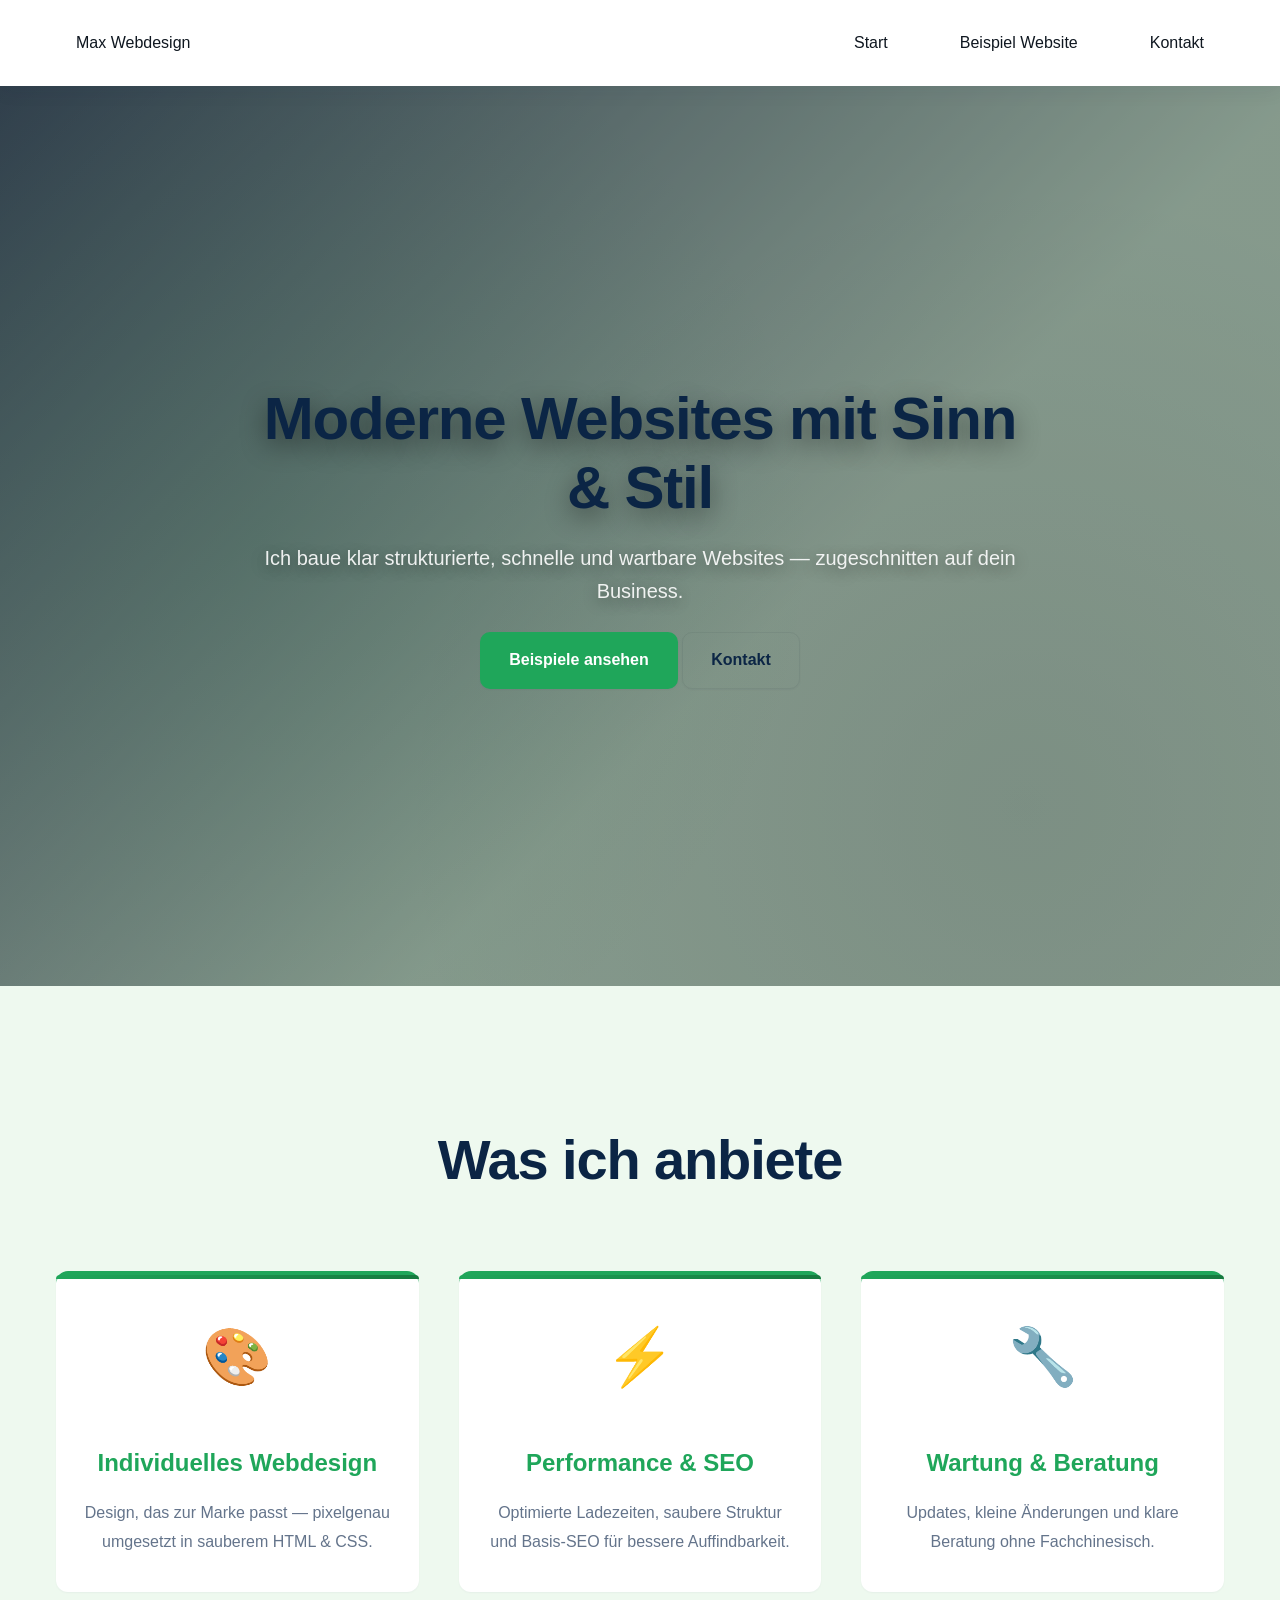
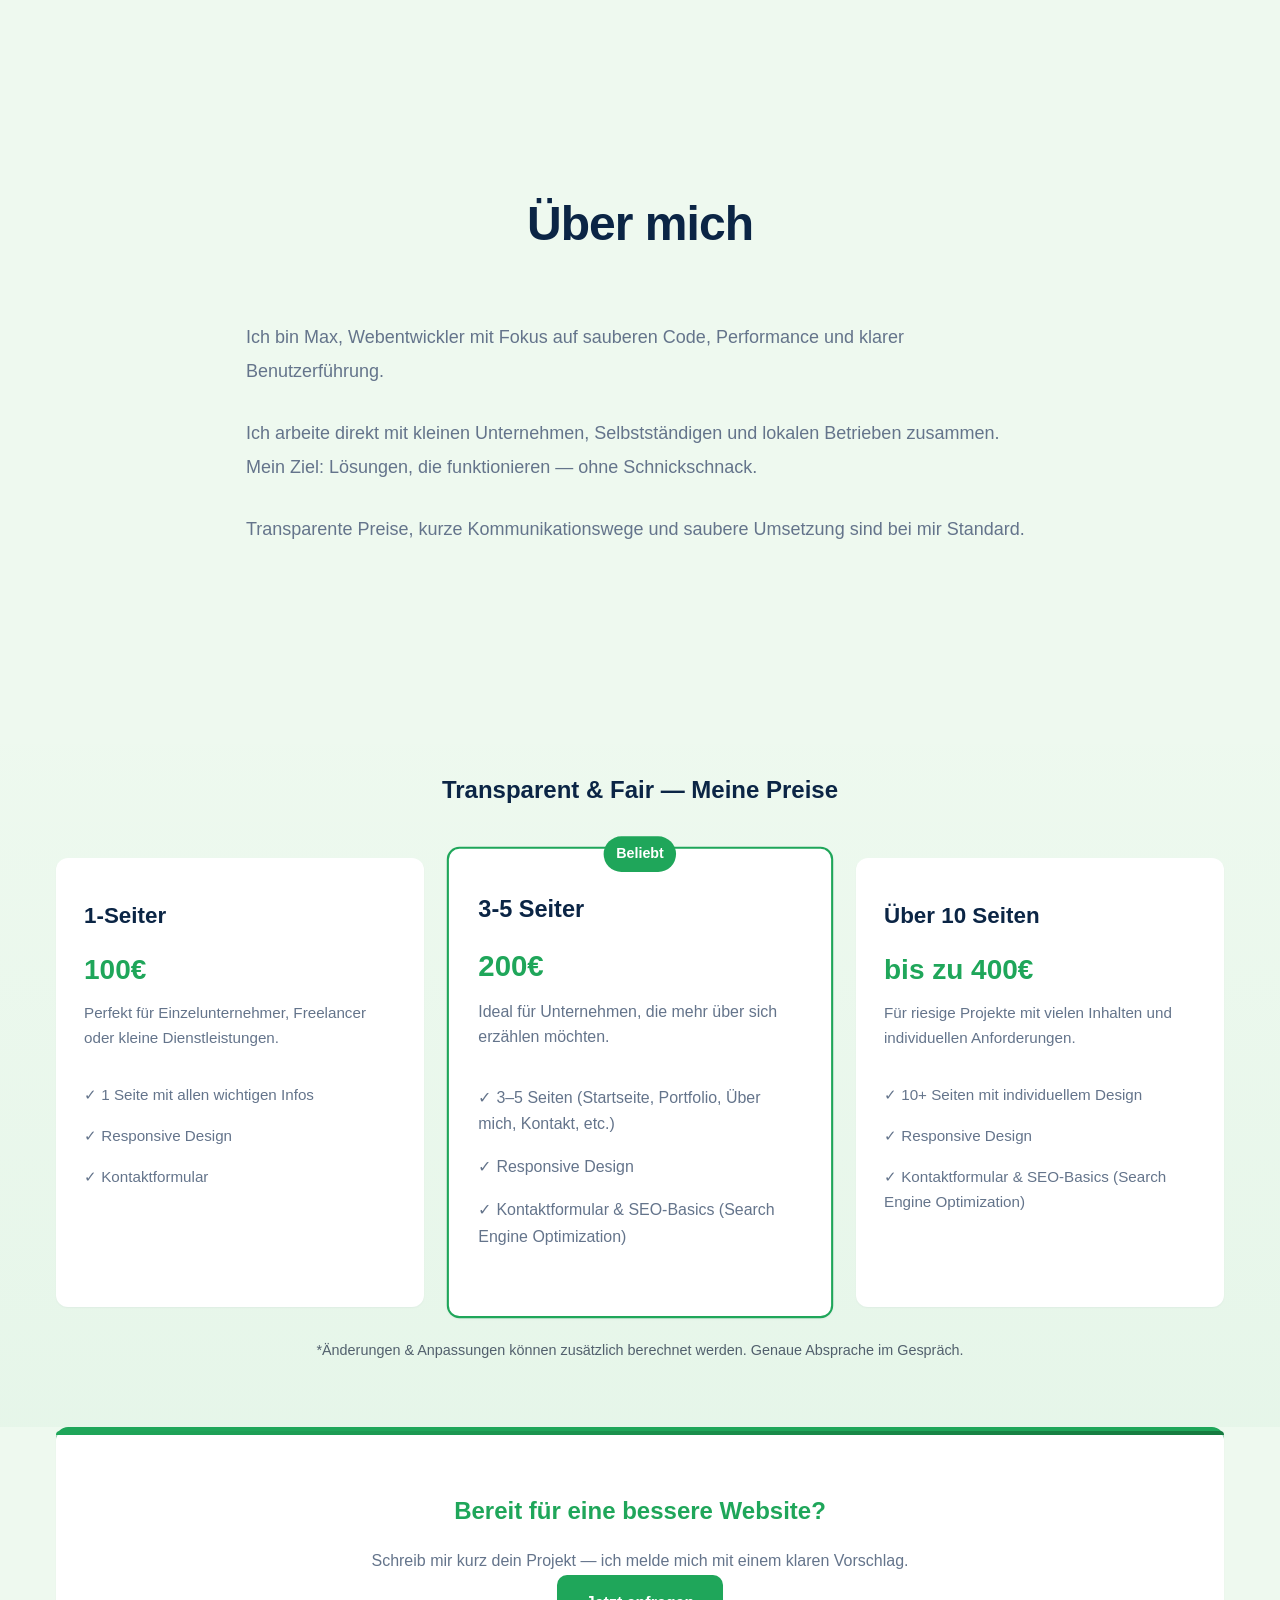
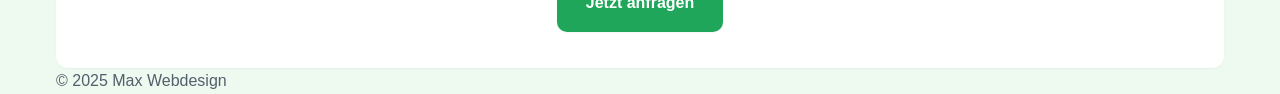
<file: index.html>
<!DOCTYPE html>
<html lang="de">
<head>
  <meta charset="UTF-8">
  <title>Max Webdesign</title>
  <meta name="viewport" content="width=device-width, initial-scale=1.0">
  <link rel="stylesheet" href="style.css">
</head>
<body>

  <a class="skip-link" href="#main">Zum Inhalt springen</a>

  <header>
    <nav class="container" aria-label="Hauptnavigation">
      <a class="brand" href="index.html">Max Webdesign</a>
      <ul class="nav-list">
        <li><a href="index.html">Start</a></li>
        <li><a href="beispiel.html">Beispiel Website</a></li>
        <li><a href="kontakt.html">Kontakt</a></li>
      </ul>
    </nav>
  </header>

  <!-- HERO -->
  <main id="main">
    <section class="hero" aria-label="Hero">
      <div class="hero-content container">
        <h1>Moderne Websites mit Sinn & Stil</h1>
        <p class="lead">Ich baue klar strukturierte, schnelle und wartbare Websites — zugeschnitten auf dein Business.</p>
        <div class="hero-actions">
          <a href="beispiel.html" class="btn">Beispiele ansehen</a>
          <a href="kontakt.html" class="btn btn--ghost">Kontakt</a>
        </div>
      </div>
    </section>

    <!-- LEISTUNGEN -->
    <section id="services" class="services">
      <div class="container">
        <h2>Was ich anbiete</h2>
        <div class="cards service-cards">
          <article class="card">
            <div class="card-icon">🎨</div>
            <h3>Individuelles Webdesign</h3>
            <p>Design, das zur Marke passt — pixelgenau umgesetzt in sauberem HTML &amp; CSS.</p>
          </article>

          <article class="card">
            <div class="card-icon">⚡</div>
            <h3>Performance &amp; SEO</h3>
            <p>Optimierte Ladezeiten, saubere Struktur und Basis-SEO für bessere Auffindbarkeit.</p>
          </article>

          <article class="card">
            <div class="card-icon">🔧</div>
            <h3>Wartung &amp; Beratung</h3>
            <p>Updates, kleine Änderungen und klare Beratung ohne Fachchinesisch.</p>
          </article>
        </div>
      </div>
    </section>

    <!-- ÜBER MICH -->
    <section id="about" class="about">
      <div class="container">
        <h2>Über mich</h2>
        <p class="lead">Ich bin Max, Webentwickler mit Fokus auf sauberen Code, Performance und klarer Benutzerführung.</p>
        <p>Ich arbeite direkt mit kleinen Unternehmen, Selbstständigen und lokalen Betrieben zusammen. Mein Ziel: Lösungen, die funktionieren — ohne Schnickschnack.</p>
        <p>Transparente Preise, kurze Kommunikationswege und saubere Umsetzung sind bei mir Standard.</p>
      </div>
    </section>

    <!-- PRICING -->
    <section id="pricing" class="pricing">
      <div class="container">
        <h2>Transparent &amp; Fair — Meine Preise</h2>
        <div class="pricing-grid">
          <div class="price-card">
            <h3>1-Seiter</h3>
            <p class="price">100€</p>
            <p class="price-desc">Perfekt für Einzelunternehmer, Freelancer oder kleine Dienstleistungen.</p>
            <ul class="features">
              <li>✓ 1 Seite mit allen wichtigen Infos</li>
              <li>✓ Responsive Design</li>
              <li>✓ Kontaktformular</li>
            </ul>
          </div>

          <div class="price-card price-card--featured">
            <div class="badge">Beliebt</div>
            <h3>3-5 Seiter</h3>
            <p class="price">200€</p>
            <p class="price-desc">Ideal für Unternehmen, die mehr über sich erzählen möchten.</p>
            <ul class="features">
              <li>✓ 3–5 Seiten (Startseite, Portfolio, Über mich, Kontakt, etc.)</li>
              <li>✓ Responsive Design</li>
              <li>✓ Kontaktformular &amp; SEO-Basics (Search Engine Optimization)</li>
            </ul>
          </div>

          <div class="price-card">
            <h3>Über 10 Seiten</h3>
            <p class="price">bis zu 400€</p>
            <p class="price-desc">Für riesige Projekte mit vielen Inhalten und individuellen Anforderungen.</p>
            <ul class="features">
              <li>✓ 10+ Seiten mit individuellem Design</li>
              <li>✓ Responsive Design</li>
              <li>✓ Kontaktformular &amp; SEO-Basics (Search Engine Optimization)</li>
            </ul>
          </div>
        </div>
        <p class="pricing-note">*Änderungen &amp; Anpassungen können zusätzlich berechnet werden. Genaue Absprache im Gespräch.</p>
      </div>
    </section>

    <!-- CALL TO ACTION -->
    <section class="cta">
      <div class="container">
        <div class="card">
          <h3>Bereit für eine bessere Website?</h3>
          <p>Schreib mir kurz dein Projekt — ich melde mich mit einem klaren Vorschlag.</p>
          <a href="kontakt.html" class="btn">Jetzt anfragen</a>
        </div>
      </div>
    </section>

    <footer class="footer">
      <div class="container">
        <p>© 2025 Max Webdesign</p>
      </div>
    </footer>
  </main>

</body>
</html>
</file>
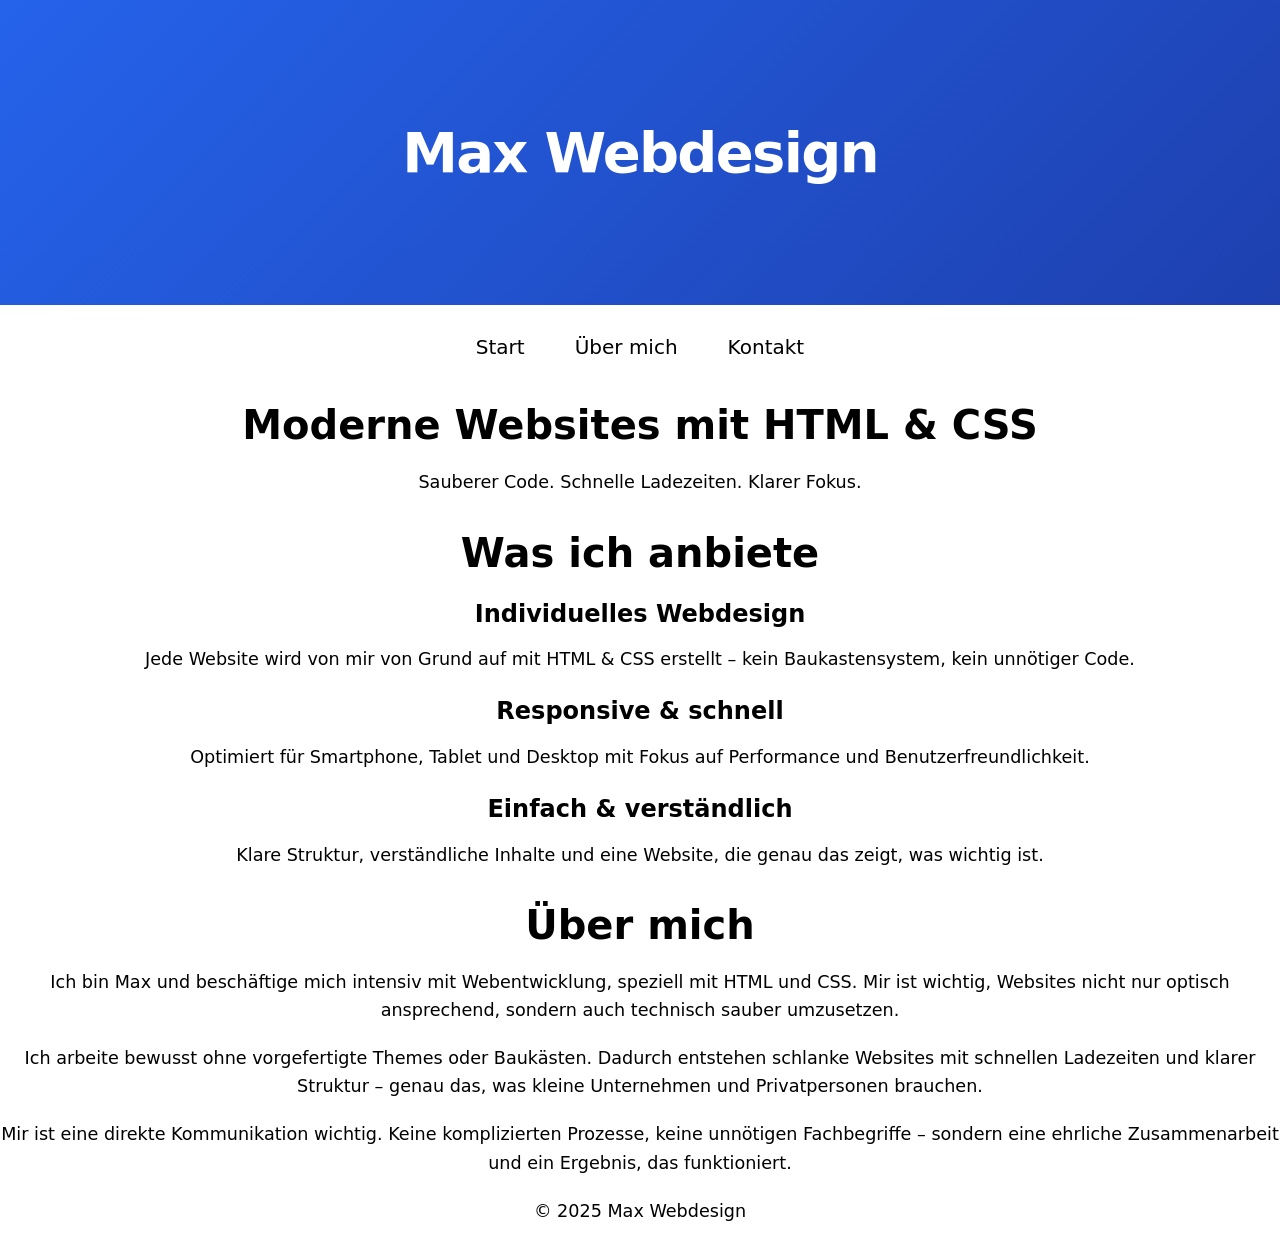
<file: Buisness Website/index.html>
<!DOCTYPE html>
<html lang="de">
<head>
  <meta charset="UTF-8">
  <title>Max Webdesign</title>
  <meta name="viewport" content="width=device-width, initial-scale=1.0">
  <link rel="stylesheet" href="style.css">
</head>

<body>

  <!-- NAV -->
  <header>
    <nav>
      <h1>Max Webdesign</h1>
      <ul>
        <li><a href="index.html">Start</a></li>
        <li><a href="#about">Über mich</a></li>
        <li><a href="kontakt.html">Kontakt</a></li>
      </ul>
    </nav>
  </header>

  <!-- HERO -->
  <section class="hero">
    <h2>Moderne Websites mit HTML & CSS</h2>
    <p>Sauberer Code. Schnelle Ladezeiten. Klarer Fokus.</p>
  </section>

  <!-- LEISTUNGEN -->
  <section id="services">
    <h2>Was ich anbiete</h2>

    <div class="cards">
      <div class="card">
        <h3>Individuelles Webdesign</h3>
        <p>
          Jede Website wird von mir von Grund auf mit HTML & CSS erstellt – 
          kein Baukastensystem, kein unnötiger Code.
        </p>
      </div>

      <div class="card">
        <h3>Responsive & schnell</h3>
        <p>
          Optimiert für Smartphone, Tablet und Desktop mit Fokus auf Performance
          und Benutzerfreundlichkeit.
        </p>
      </div>

      <div class="card">
        <h3>Einfach & verständlich</h3>
        <p>
          Klare Struktur, verständliche Inhalte und eine Website,
          die genau das zeigt, was wichtig ist.
        </p>
      </div>
    </div>
  </section>

  <!-- ÜBER MICH -->
  <section id="about">
    <h2>Über mich</h2>

    <p>
      Ich bin Max und beschäftige mich intensiv mit Webentwicklung,
      speziell mit HTML und CSS. Mir ist wichtig, Websites nicht nur
      optisch ansprechend, sondern auch technisch sauber umzusetzen.
    </p>

    <p>
      Ich arbeite bewusst ohne vorgefertigte Themes oder Baukästen.
      Dadurch entstehen schlanke Websites mit schnellen Ladezeiten
      und klarer Struktur – genau das, was kleine Unternehmen
      und Privatpersonen brauchen.
    </p>

    <p>
      Mir ist eine direkte Kommunikation wichtig. Keine komplizierten Prozesse,
      keine unnötigen Fachbegriffe – sondern eine ehrliche Zusammenarbeit
      und ein Ergebnis, das funktioniert.
    </p>
  </section>

  

  <!-- FOOTER -->
  <footer>
    <p>© 2025 Max Webdesign</p>
  </footer>

</body>
</html>
</file>
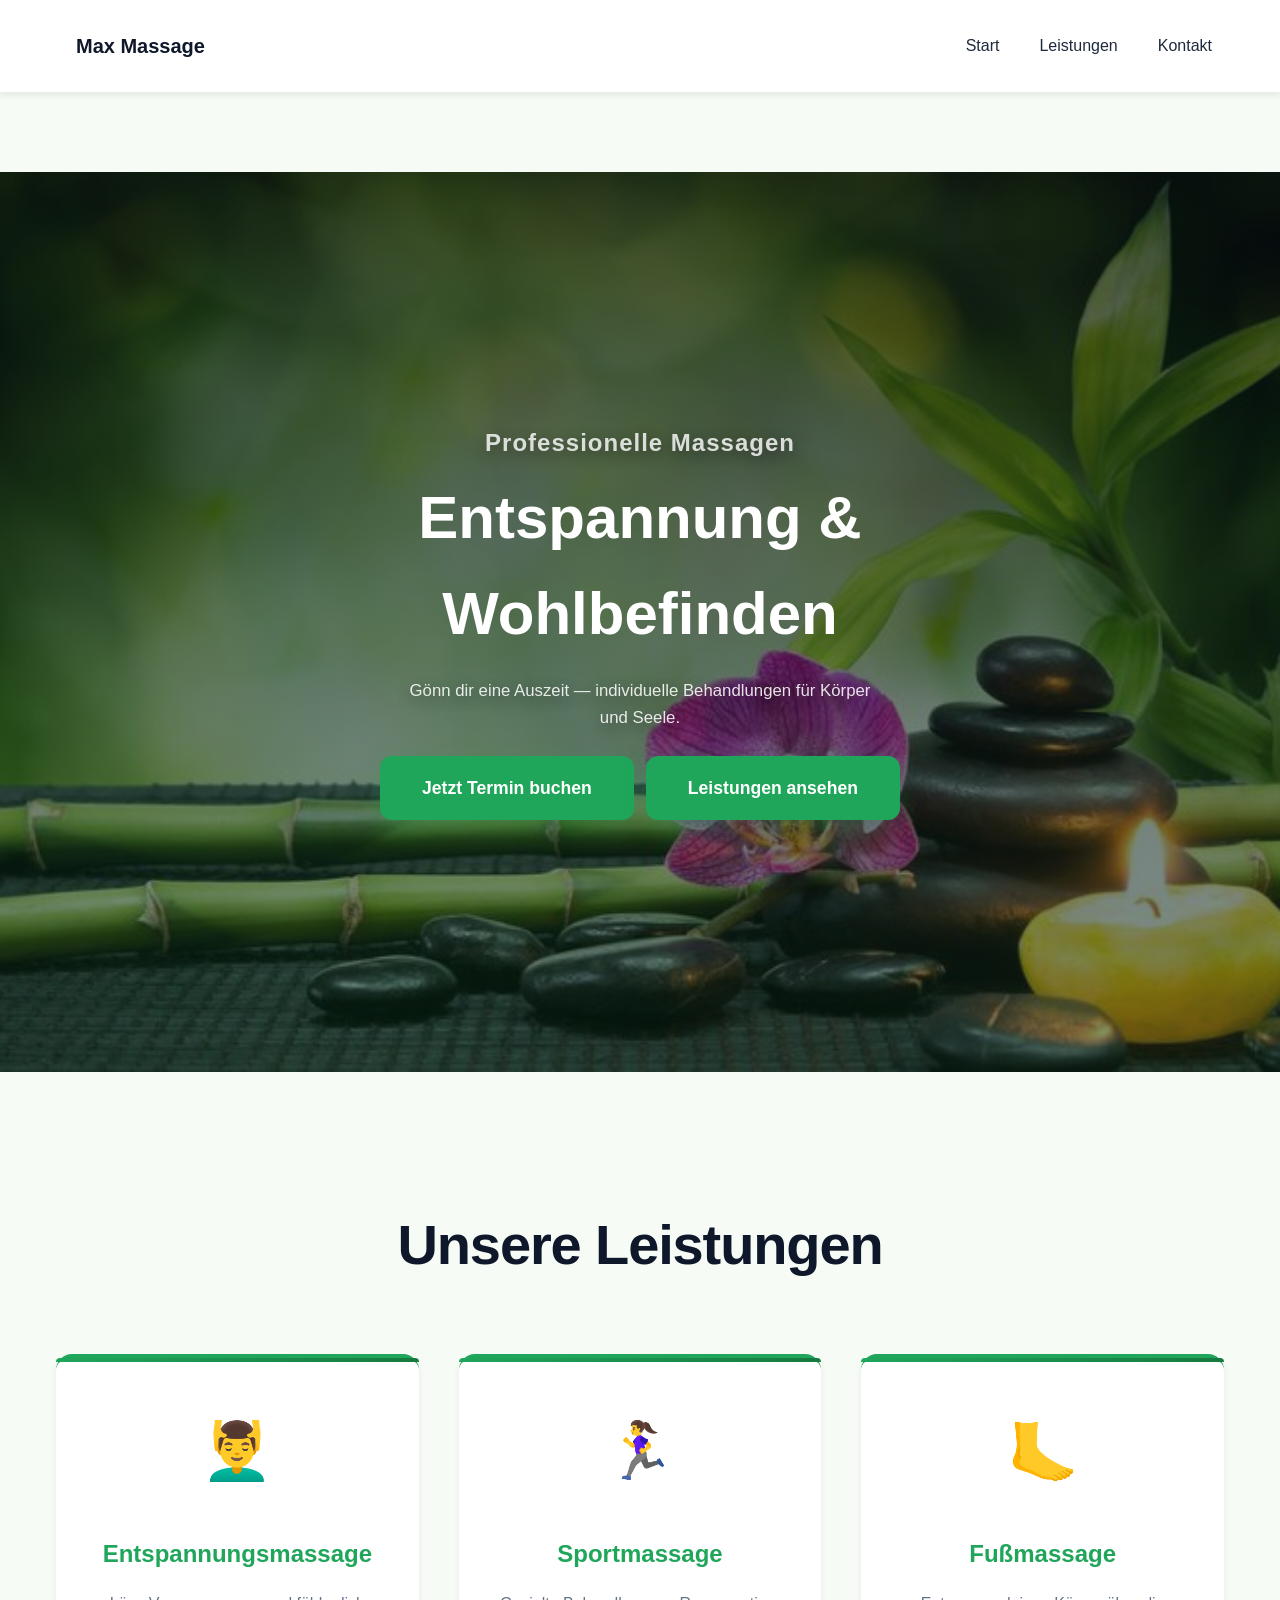
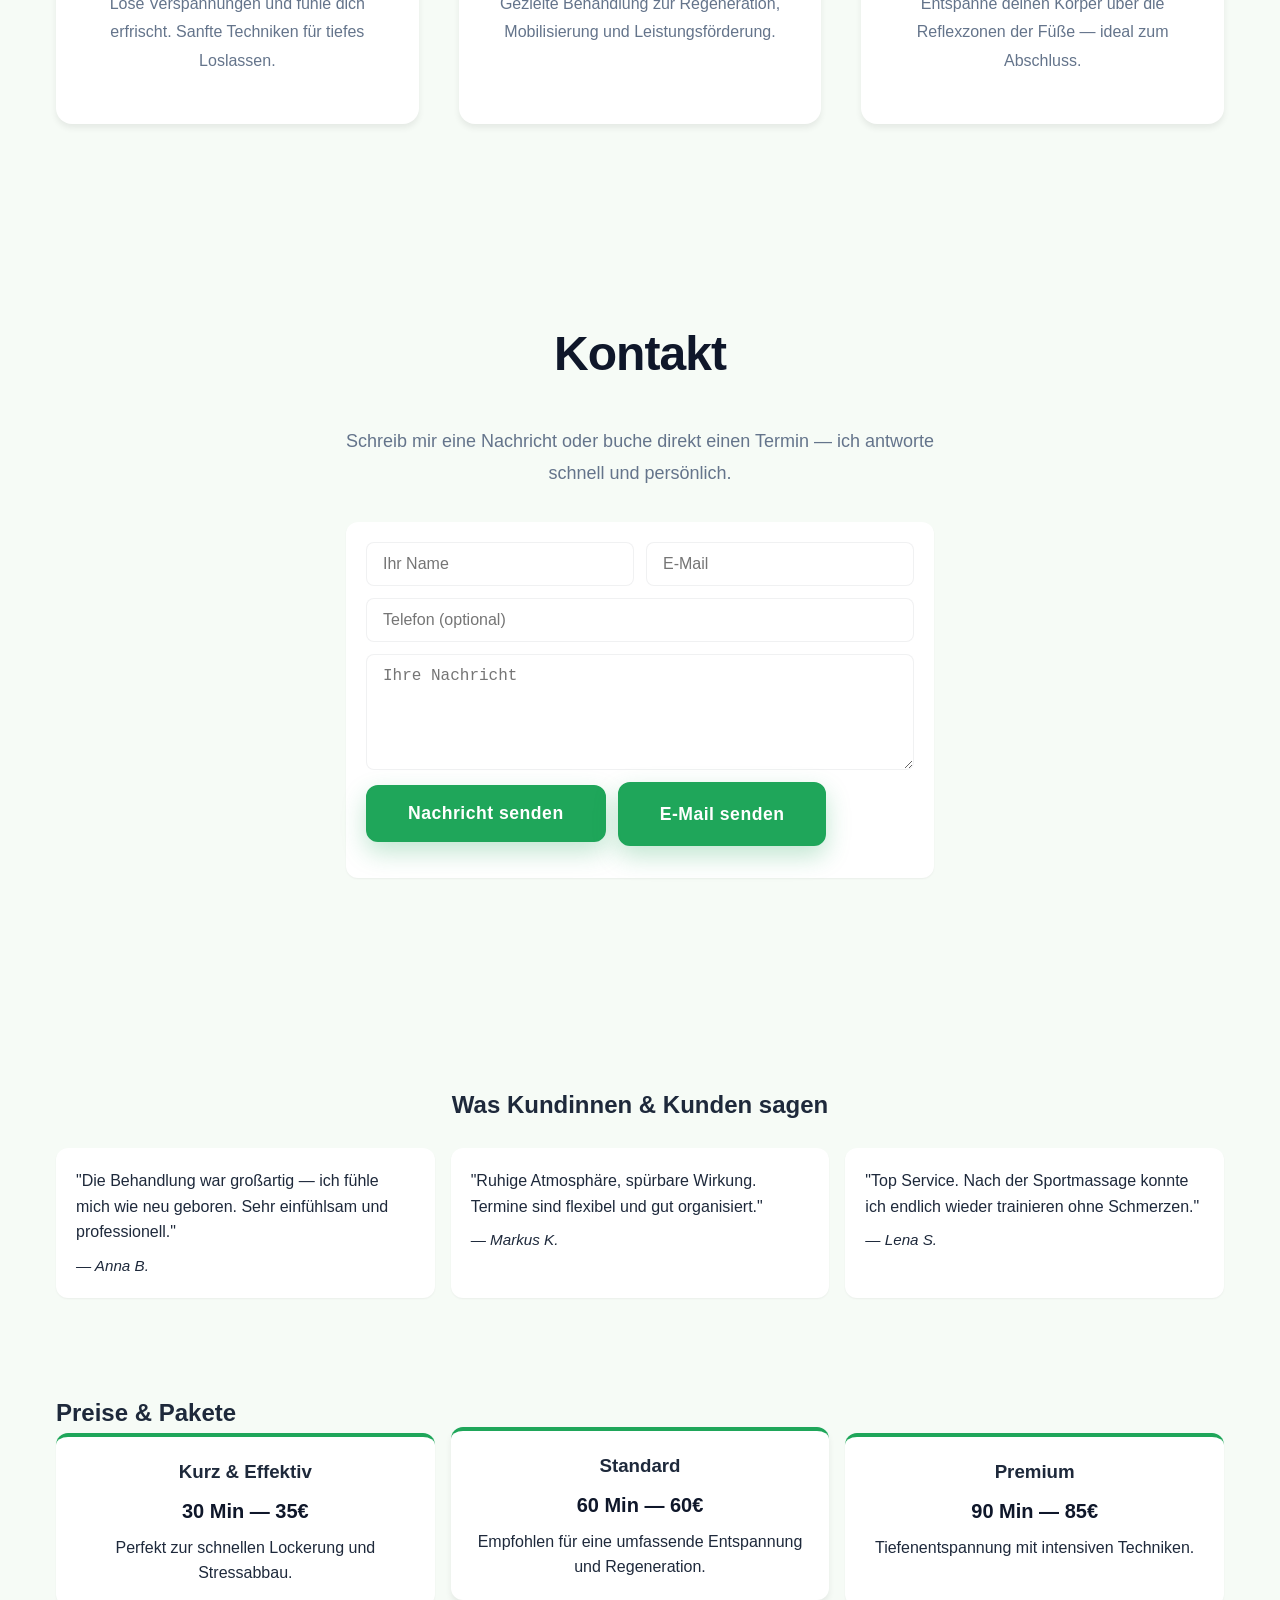
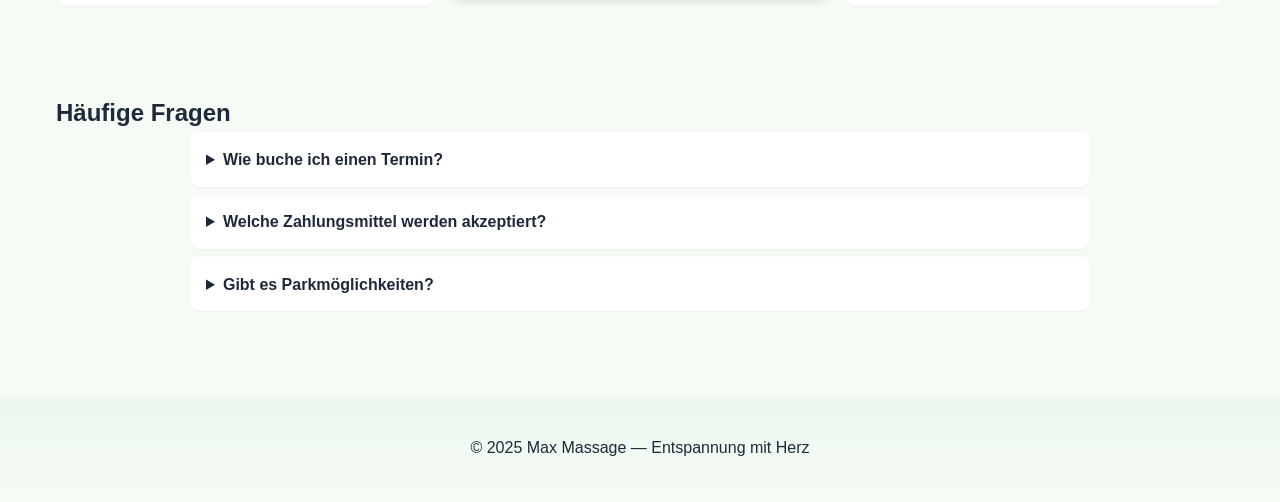
<file: beispiel.html>
<!DOCTYPE html>
<html lang="de">
<head>
    <meta charset="UTF-8">
    <meta name="viewport" content="width=device-width, initial-scale=1.0">
    <title>Max Massage</title>
    <link rel="stylesheet" href="style_massage.css">
</head>
<body>

    <!-- NAVIGATION -->
    <a class="skip-link" href="#main">Zum Inhalt springen</a>

    <header>
        <nav class="container" aria-label="Hauptnavigation">
            <a class="brand" href="index.html">Max Massage</a>
            <ul class="nav-list">
                <li><a href="index.html">Start</a></li>
                <li><a href="#services">Leistungen</a></li>
                <li><a href="kontakt.html">Kontakt</a></li>
            </ul>
        </nav>
    </header>

    <!-- HERO SECTION -->
    <section class="hero" aria-label="Hero">
        <div class="hero-text container">
            <p class="eyebrow">Professionelle Massagen</p>
            <h1>Entspannung & Wohlbefinden</h1>
            <p class="lead">Gönn dir eine Auszeit — individuelle Behandlungen für Körper und Seele.</p>
            <div class="hero-actions">
                <a href="#contact" class="btn">Jetzt Termin buchen</a>
                <a href="#services" class="btn btn--ghost">Leistungen ansehen</a>
            </div>
        </div>
    </section>

    <!-- LEISTUNGEN -->
    <section id="services" class="services">
        <div class="container">
            <h2>Unsere Leistungen</h2>
            <div class="service-cards">
                <article class="card">
                    <div class="card-icon">💆‍♂️</div>
                    <h3>Entspannungsmassage</h3>
                    <p>Löse Verspannungen und fühle dich erfrischt. Sanfte Techniken für tiefes Loslassen.</p>
                </article>

                <article class="card">
                    <div class="card-icon">🏃‍♀️</div>
                    <h3>Sportmassage</h3>
                    <p>Gezielte Behandlung zur Regeneration, Mobilisierung und Leistungsförderung.</p>
                </article>

                <article class="card">
                    <div class="card-icon">🦶</div>
                    <h3>Fußmassage</h3>
                    <p>Entspanne deinen Körper über die Reflexzonen der Füße — ideal zum Abschluss.</p>
                </article>
            </div>
        </div>
    </section>

    <!-- KONTAKT -->
    <section id="contact" class="contact">
        <div class="container">
            <h2>Kontakt</h2>
            <p class="lead">Schreib mir eine Nachricht oder buche direkt einen Termin — ich antworte schnell und persönlich.</p>
            <form class="contact-form" action="#" method="post" aria-label="Kontaktformular">
                <div class="form-row">
                    <input type="text" name="name" placeholder="Ihr Name" required>
                    <input type="email" name="email" placeholder="E-Mail" required>
                </div>
                <div class="form-row">
                    <input type="tel" name="phone" placeholder="Telefon (optional)">
                </div>
                <div class="form-row">
                    <textarea name="message" rows="5" placeholder="Ihre Nachricht" required></textarea>
                </div>
                <div class="form-row form-actions">
                    <button type="submit" class="btn">Nachricht senden</button>
                    <a href="mailto:maximilianjaufer@gmail.com" class="btn btn--ghost">E-Mail senden</a>
                </div>
            </form>
        </div>
    </section>

    <!-- TESTIMONIALS -->
    <section class="testimonials">
        <div class="container">
            <h2>Was Kundinnen & Kunden sagen</h2>
            <div class="testimonials-grid">
                <blockquote class="testimonial-card">
                    <p>"Die Behandlung war großartig — ich fühle mich wie neu geboren. Sehr einfühlsam und professionell."</p>
                    <cite>— Anna B.</cite>
                </blockquote>
                <blockquote class="testimonial-card">
                    <p>"Ruhige Atmosphäre, spürbare Wirkung. Termine sind flexibel und gut organisiert."</p>
                    <cite>— Markus K.</cite>
                </blockquote>
                <blockquote class="testimonial-card">
                    <p>"Top Service. Nach der Sportmassage konnte ich endlich wieder trainieren ohne Schmerzen."</p>
                    <cite>— Lena S.</cite>
                </blockquote>
            </div>
        </div>
    </section>

    <!-- PRICING -->
    <section class="pricing">
        <div class="container">
            <h2>Preise & Pakete</h2>
            <div class="pricing-grid">
                <div class="price-card">
                    <h3>Kurz & Effektiv</h3>
                    <p class="price">30 Min — 35€</p>
                    <p>Perfekt zur schnellen Lockerung und Stressabbau.</p>
                </div>
                <div class="price-card price-card--featured">
                    <h3>Standard</h3>
                    <p class="price">60 Min — 60€</p>
                    <p>Empfohlen für eine umfassende Entspannung und Regeneration.</p>
                </div>
                <div class="price-card">
                    <h3>Premium</h3>
                    <p class="price">90 Min — 85€</p>
                    <p>Tiefenentspannung mit intensiven Techniken.</p>
                </div>
            </div>
        </div>
    </section>

    <!-- FAQ -->
    <section class="faq">
        <div class="container">
            <h2>Häufige Fragen</h2>
            <div class="faq-list">
                <details>
                    <summary>Wie buche ich einen Termin?</summary>
                    <p>Sie können per E-Mail, Telefon oder über das Kontaktformular einen Termin anfragen. Wir melden uns zeitnah.</p>
                </details>
                <details>
                    <summary>Welche Zahlungsmittel werden akzeptiert?</summary>
                    <p>Barzahlung oder Überweisung. Auf Wunsch stellen wir eine Quittung aus.</p>
                </details>
                <details>
                    <summary>Gibt es Parkmöglichkeiten?</summary>
                    <p>Ja, es stehen kostenlose Parkplätze in der Nähe zur Verfügung.</p>
                </details>
            </div>
        </div>
    </section>

    <footer class="footer">
        <div class="container">
            <p>© 2025 Max Massage — Entspannung mit Herz</p>
        </div>
    </footer>

</body>
</html>
</file>
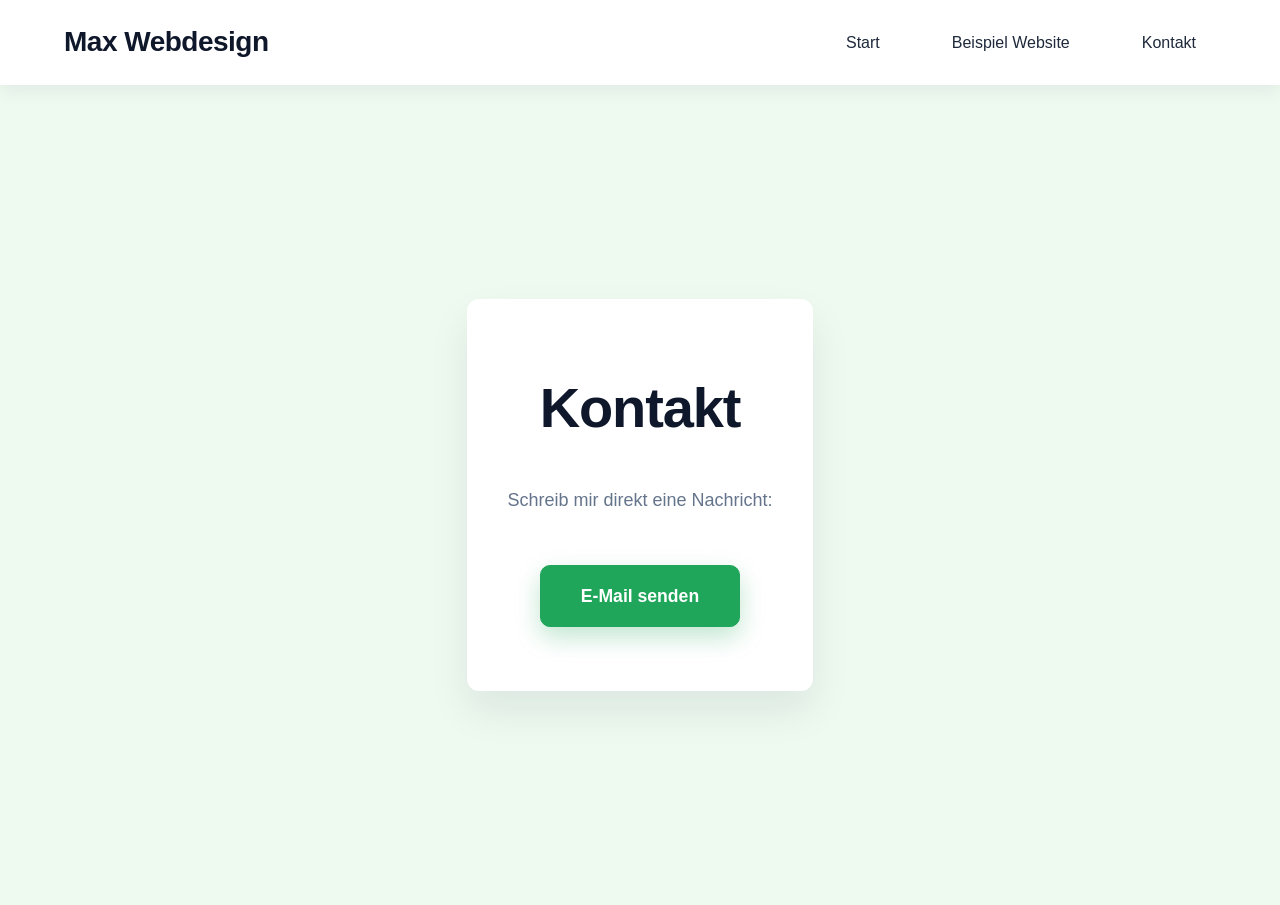
<file: kontakt.html>
<!DOCTYPE html>
<html lang="de">
<head>
    <meta charset="UTF-8">
    <meta name="viewport" content="width=device-width, initial-scale=1.0">
    <title>Kontakt</title>
    <link rel="stylesheet" href="style_konatkt.css">
</head>
<body>

    <!-- NAV -->
    <header>
        <nav>
            <h1>Max Webdesign</h1>
            <ul>
                <li><a href="index.html">Start</a></li>
                <li><a href="beispiel.html">Beispiel Website</a></li>
                <li><a href="kontakt.html">Kontakt</a></li>
            </ul>
        </nav>
    </header>

    <!-- KONTAKT -->
    <main>
        <section class="contact">
            <h2>Kontakt</h2>
            <p>Schreib mir direkt eine Nachricht:</p>
            <a href="mailto:maximilianjaufer@gmail.com" class="btn">E-Mail senden</a>
        </section>
    </main>

</body>
</html>
</file>
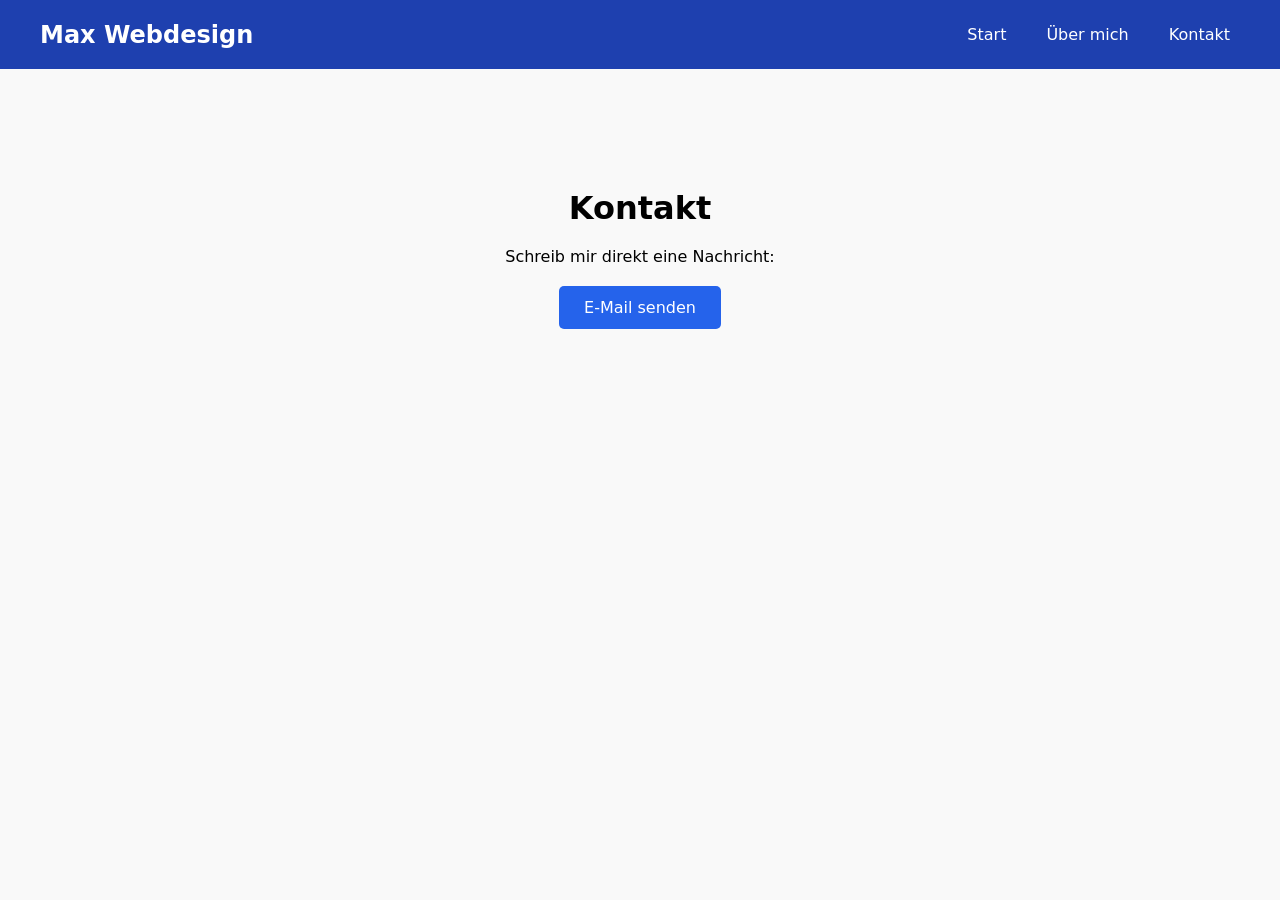
<file: Buisness Website/kontakt.html>
<!DOCTYPE html>
<html lang="de">
<head>
    <meta charset="UTF-8">
    <meta name="viewport" content="width=device-width, initial-scale=1.0">
    <title>Kontakt</title>
    <link rel="stylesheet" href="style_konatkt.css">
</head>
<body>

    <!-- NAV -->
    <header>
        <nav>
            <h1>Max Webdesign</h1>
            <ul>
                <li><a href="index.html">Start</a></li>
                <li><a href="index.html#about">Über mich</a></li>
                <li><a href="kontakt.html">Kontakt</a></li>
            </ul>
        </nav>
    </header>

    <!-- KONTAKT -->
    <main>
        <section class="contact">
            <h2>Kontakt</h2>
            <p>Schreib mir direkt eine Nachricht:</p>
            <a href="mailto:maximilianjaufer@gmail.com" class="btn">E-Mail senden</a>
        </section>
    </main>

</body>
</html>
</file>
<file: style.css>
/* ========================
   CSS VARIABLEN & RESET
======================== */
:root {
    --primary-color: #0b2545; /* deep navy for trust and professionalism */
    --accent-color: #1fa65a;  /* friendly green accent */
    --accent-hover: #167a3f;
    --text-dark: #0f1720;
    --text-light: #64748b;
    --text-muted: #52606d;
    --bg-light: #eef9ef;
    --bg-white: #ffffff;
    --card-bg: #ffffff;
    --shadow-sm: 0 1px 2px rgba(11, 37, 69, 0.04);
    --shadow-md: 0 6px 18px rgba(11, 37, 69, 0.06);
    --shadow-lg: 0 20px 40px rgba(11, 37, 69, 0.08);
    --radius: 12px;
    --transition: all 0.28s cubic-bezier(0.2, 0.8, 0.2, 1);
}

* {
    margin: 0;
    padding: 0;
    box-sizing: border-box;
}

html {
    scroll-behavior: smooth;
    scroll-padding-top: 80px;
}

body {
    font-family: -apple-system, BlinkMacSystemFont, 'Segoe UI', 'Roboto', 'Oxygen', 'Ubuntu', 'Cantarell', 'Fira Sans', 'Droid Sans', 'Helvetica Neue', sans-serif;
    background-color: var(--bg-light);
    color: var(--text-dark);
    line-height: 1.65;
    font-size: 16px;
    -webkit-font-smoothing: antialiased;
    -moz-osx-font-smoothing: grayscale;
}

/* Utility container for consistent content width */
.container {
    width: 100%;
    max-width: 1200px;
    margin-left: auto;
    margin-right: auto;
    padding-left: 1rem;
    padding-right: 1rem;
}

/* Skip-link: hidden by default, visible on keyboard focus */
.skip-link {
    position: absolute;
    left: -9999px;
    top: auto;
    width: 1px;
    height: 1px;
    overflow: hidden;
}
.skip-link:focus, .skip-link:active {
    position: fixed;
    left: 1rem;
    top: 1rem;
    width: auto;
    height: auto;
    padding: 0.5rem 0.75rem;
    background: var(--bg-white);
    color: var(--primary-color);
    border-radius: 6px;
    box-shadow: var(--shadow-md);
    z-index: 1200;
}

/* Headings & text */
h1, h2, h3, h4 {
    color: var(--primary-color);
    margin: 0 0 0.5rem 0;
}

p { color: var(--text-muted); }

/* ========================
   NAVIGATION
======================== */
header {
    position: sticky;
    top: 0;
    z-index: 1000;
    background-color: var(--bg-white);
    box-shadow: var(--shadow-md);
}

header nav {
    display: flex;
    justify-content: space-between;
    align-items: center;
    padding: 1.25rem clamp(20px, 5%, 80px);
    background-color: var(--bg-white);
    transition: var(--transition);
}

nav h1 {
    color: var(--primary-color);
    font-size: 1.75rem;
    font-weight: 700;
    letter-spacing: -0.5px;
}

nav ul {
    list-style: none;
    display: flex;
    gap: 2rem;
    align-items: center;
}

nav a {
    color: var(--text-dark);
    text-decoration: none;
    font-weight: 500;
    padding: 0.625rem 1.25rem;
    border-radius: 0.5rem;
    transition: var(--transition);
    font-size: 1rem;
    position: relative;
}

nav a::after {
    content: '';
    position: absolute;
    bottom: 0;
    left: 0;
    width: 0;
    height: 2px;
    background-color: var(--accent-color);
    transition: width 0.3s ease;
}

nav a:hover::after {
    width: 100%;
}

nav a:hover {
    color: var(--accent-color);
    transform: translateY(-2px);
}

nav a:focus {
    outline: 3px solid rgba(31,166,90,0.12);
    outline-offset: 4px;
}

/* ========================
   HERO SECTION
======================== */
.hero {
    height: 100vh;
    background: linear-gradient(135deg, rgba(11,37,69,0.72) 0%, rgba(31,166,90,0.16) 60%);
    display: flex;
    justify-content: center;
    align-items: center;
    text-align: center;
    color: #fff;
    padding: 0 2rem;
    position: relative;
    overflow: hidden;
}

.hero::before {
    content: '';
    position: absolute;
    top: 0;
    left: 0;
    width: 100%;
    height: 100%;
    background: radial-gradient(circle at 20% 50%, rgba(31,166,90,0.12) 0%, transparent 50%),
                radial-gradient(circle at 80% 80%, rgba(15, 23, 42, 0.08) 0%, transparent 50%);
    z-index: 0;
}

.hero::after {
    content: '';
    position: absolute;
    top: 0;
    left: 0;
    width: 100%;
    height: 100%;
    background: rgba(0, 0, 0, 0.35);
    z-index: 0;
}

.hero-content {
    position: relative;
    z-index: 1;
    max-width: 800px;
    animation: fadeInUp 0.8s ease;
}

@keyframes fadeInUp {
    from {
        opacity: 0;
        transform: translateY(30px);
    }
    to {
        opacity: 1;
        transform: translateY(0);
    }
}

.hero-content h2 {
    font-size: clamp(2.5rem, 8vw, 4rem);
    margin-bottom: 1.5rem;
    font-weight: 700;
    text-shadow: 0 10px 30px rgba(0, 0, 0, 0.5);
    line-height: 1.2;
    letter-spacing: -0.02em;
}

.hero-content h1 {
    font-size: clamp(2.25rem, 8vw, 3.75rem);
    margin-bottom: 1.25rem;
    font-weight: 700;
    text-shadow: 0 8px 26px rgba(0,0,0,0.45);
    line-height: 1.15;
    letter-spacing: -0.02em;
}

.hero-content .lead {
    font-size: clamp(1rem, 2vw, 1.25rem);
    margin-bottom: 1.5rem;
    color: rgba(255,255,255,0.95);
}

.hero-content p {
    font-size: clamp(1rem, 2vw, 1.5rem);
    margin-bottom: 2.5rem;
    text-shadow: 0 4px 15px rgba(0, 0, 0, 0.4);
    opacity: 0.95;
}

/* Button styles */
.btn {
    display: inline-block;
    background-color: var(--accent-color);
    color: var(--bg-white);
    padding: 0.875rem 1.75rem;
    border-radius: 10px;
    text-decoration: none;
    font-weight: 600;
    transition: var(--transition);
    border: 1px solid transparent;
    cursor: pointer;
    font-size: 1rem;
    box-shadow: var(--shadow-sm);
}

.btn:hover {
    transform: translateY(-3px);
    box-shadow: var(--shadow-md);
}

.btn:active { transform: translateY(-1px); }

.btn--ghost {
    background: transparent;
    color: var(--primary-color);
    border: 1px solid rgba(15,20,32,0.06);
}

.btn:focus { outline: 3px solid rgba(31,166,90,0.12); outline-offset: 4px; }

/* ========================
   ÜBER MICH / ABOUT
======================== */
.about,
#about {
    max-width: 900px;
    margin: 6rem auto;
    padding: 4rem clamp(20px, 5%, 40px);
    text-align: center;
}

.about h2,
#about h2 {
    font-size: clamp(2rem, 5vw, 3rem);
    margin-bottom: 3.5rem;
    color: var(--primary-color);
    font-weight: 700;
    letter-spacing: -0.02em;
}

.about p,
#about p {
    font-size: 1.125rem;
    color: var(--text-light);
    line-height: 1.9;
    margin-bottom: 1.75rem;
    text-align: left;
}

.about p:last-child,
#about p:last-child {
    margin-bottom: 0;
}

@media (max-width: 768px) {
    .about,
    #about {
        padding: 2rem 1.5rem;
        margin: 4rem auto;
    }

    .about h2,
    #about h2 {
        font-size: 1.75rem;
        margin-bottom: 2rem;
    }

    .about p,
    #about p {
        font-size: 1rem;
        line-height: 1.8;
    }
}

/* ========================
   LEISTUNGEN / SERVICE-CARDS
======================== */
.services,
#services {
    max-width: 1400px;
    margin: 8rem auto;
    padding: 0 clamp(20px, 5%, 40px);
    text-align: center;
}

.services h2,
#services h2 {
    font-size: clamp(2rem, 5vw, 3.5rem);
    margin-bottom: 4rem;
    color: var(--primary-color);
    letter-spacing: -0.02em;
    font-weight: 700;
}

.service-cards,
.cards {
    display: grid;
    grid-template-columns: repeat(auto-fit, minmax(300px, 1fr));
    gap: 2.5rem;
    align-items: stretch;
}

.card {
    background-color: var(--card-bg);
    padding: 2.25rem 1.75rem;
    border-radius: var(--radius);
    box-shadow: var(--shadow-sm);
    display: flex;
    flex-direction: column;
    align-items: center;
    transition: transform 0.32s ease, box-shadow 0.32s ease;
    border-top: 4px solid var(--accent-color);
    position: relative;
}

.card::before {
    content: '';
    position: absolute;
    top: 0;
    left: 0;
    width: 100%;
    height: 4px;
    background: linear-gradient(90deg, var(--accent-color), var(--accent-hover));
    border-radius: var(--radius) var(--radius) 0 0;
}

.card:hover {
    transform: translateY(-8px);
    box-shadow: var(--shadow-lg);
}

.card h3 {
    font-size: 1.5rem;
    margin: 1.5rem 0 1rem;
    color: var(--accent-color);
    font-weight: 700;
}

.card p {
    font-size: 1rem;
    color: var(--text-light);
    line-height: 1.8;
    text-align: center;
}

.card-icon {
    font-size: 3.5rem;
    color: var(--accent-color);
    margin-bottom: 1rem;
}

/* ========================
   PRICING SECTION
======================== */
.pricing {
    padding: 4rem clamp(20px, 5%, 40px);
    background: linear-gradient(180deg, transparent, rgba(31,166,90,0.04));
}

.pricing h2 {
    text-align: center;
    margin-bottom: 3rem;
}

.pricing-grid {
    display: grid;
    grid-template-columns: repeat(auto-fit, minmax(280px, 1fr));
    gap: 2rem;
    margin-bottom: 2rem;
}

.price-card {
    background-color: var(--card-bg);
    padding: 2rem 1.75rem;
    border-radius: var(--radius);
    box-shadow: var(--shadow-sm);
    display: flex;
    flex-direction: column;
    transition: transform 0.32s ease, box-shadow 0.32s ease;
    position: relative;
}

.price-card:hover {
    transform: translateY(-6px);
    box-shadow: var(--shadow-lg);
}

.price-card--featured {
    border: 2px solid var(--accent-color);
    transform: scale(1.05);
}

.price-card--featured:hover {
    transform: translateY(-8px) scale(1.05);
}

.badge {
    position: absolute;
    top: -12px;
    left: 50%;
    transform: translateX(-50%);
    background: var(--accent-color);
    color: var(--bg-white);
    padding: 0.35rem 0.75rem;
    border-radius: 20px;
    font-size: 0.85rem;
    font-weight: 600;
}

.price-card h3 {
    font-size: 1.4rem;
    margin-top: 0.5rem;
    margin-bottom: 0.75rem;
    color: var(--primary-color);
}

.price {
    font-size: 1.75rem;
    font-weight: 700;
    color: var(--accent-color);
    margin-bottom: 0.5rem;
}

.price-period {
    font-size: 0.9rem;
    color: var(--text-muted);
    font-weight: 500;
}

.price-desc {
    font-size: 0.95rem;
    color: var(--text-light);
    margin-bottom: 1.5rem;
    line-height: 1.6;
}

.features {
    list-style: none;
    flex-grow: 1;
    margin-bottom: 1.5rem;
}

.features li {
    color: var(--text-light);
    padding: 0.5rem 0;
    font-size: 0.95rem;
}

.pricing-note {
    text-align: center;
    font-size: 0.9rem;
    color: var(--text-muted);
    margin-top: 1.5rem;
}



/* ========================
   RESPONSIVE DESIGN
======================== */
@media (max-width: 1024px) {
    .service-cards {
        grid-template-columns: repeat(auto-fit, minmax(250px, 1fr));
        gap: 2rem;
    }
    
    header nav {
        padding: 1rem clamp(15px, 3%, 30px);
    }
    
    nav ul {
        gap: 1.5rem;
    }
}

@media (max-width: 768px) {
    header nav {
        flex-direction: column;
        gap: 1rem;
        padding: 1rem;
    }

    nav h1 {
        font-size: 1.5rem;
    }

    nav ul {
        flex-direction: column;
        gap: 0.5rem;
        width: 100%;
    }

    nav a {
        width: 100%;
        padding: 0.75rem 1rem;
    }

    .hero-content h2 {
        font-size: clamp(1.75rem, 6vw, 2.5rem);
    }

    .hero-content p {
        font-size: 1rem;
    }

    .services h2 {
        font-size: 2rem;
        margin-bottom: 2rem;
    }

    .service-cards {
        grid-template-columns: 1fr;
        gap: 1.5rem;
    }

    .about {
        padding: 2rem 1.5rem;
    }
}

@media (max-width: 480px) {
    html {
        scroll-padding-top: 60px;
    }

    header nav {
        padding: 1rem;
    }

    nav h1 {
        font-size: 1.25rem;
    }

    .hero {
        padding: 0 1rem;
        height: auto;
        min-height: 100vh;
    }

    .hero-content {
        padding: 2rem 0;
    }

    .hero-content h2 {
        font-size: 1.75rem;
        margin-bottom: 1rem;
    }

    .hero-content p {
        font-size: 0.95rem;
        margin-bottom: 1.5rem;
    }

    .hero-content .btn {
        padding: 0.875rem 2rem;
        font-size: 1rem;
    }

    .card {
        padding: 1.5rem 1rem;
    }

    .card h3 {
        font-size: 1.25rem;
    }

    .card p {
        font-size: 0.95rem;
    }

    .card-icon {
        font-size: 2.5rem;
    }
}
</file>
<file: Buisness Website/style.css>
h1 {
    text-align: center;
    padding: 120px 20px;
    color: #ffffff;

    font-family: system-ui, -apple-system, BlinkMacSystemFont,
                 'Segoe UI', Roboto, Oxygen, Ubuntu, Cantarell,
                 'Open Sans', 'Helvetica Neue', sans-serif;

    font-size: clamp(2.5rem, 5vw, 3.5rem);
    font-weight: 700;
    letter-spacing: -0.03em;

    background: linear-gradient(135deg, #2563eb, #1e40af);
    margin: 0;           /* Doppeltes Semikolon entfernt */
    box-sizing: border-box;
}

body {
    margin: 0;            /* hier block korrekt schließen */
}

/* Nav Links nebeneinander */
nav ul {
    list-style: none;
    margin: 0;
    padding: 0;
    display: flex;       /* nebeneinander */
    gap: 20px;           /* Abstand zwischen den Links */
    justify-content: center; /* zentriert die Links horizontal */
    padding-top: 20px;  /* Abstand nach oben */
    font-family: system-ui, -apple-system, BlinkMacSystemFont, 'Segoe UI', Roboto, Oxygen, Ubuntu, Cantarell, 'Open Sans', 'Helvetica Neue', sans-serif;
}

/* Grundstil für Links */
nav a {
    color: rgb(0, 0, 0);
    text-decoration: none;
    font-weight: 500;
    display: inline-block;  /* unbedingt setzen */
    transition: transform 0.3s ease, color 0.3s ease, background-color 0.3s ease;
    padding: 10px 15px;    /* etwas Innenabstand */
    font-family: system-ui, -apple-system, BlinkMacSystemFont, 'Segoe UI', Roboto, Oxygen, Ubuntu, Cantarell, 'Open Sans', 'Helvetica Neue', sans-serif;
    font-size: 20px;
}

nav a:hover {
    color: #000000;      
    transform: translateY(-3px); /* nach oben schweben */
    background-color: #0099ff;
    border-radius: 10px;
}
h2 {
    font-size: 2.5rem;
    margin-bottom: 20px;
    font-family: system-ui, -apple-system, BlinkMacSystemFont,
                 'Segoe UI', Roboto, Oxygen, Ubuntu, Cantarell,
                 'Open Sans', 'Helvetica Neue', sans-serif;
    text-align: center;
}
h3 {
    font-size: 1.5rem;
    margin-bottom: 15px;
    font-family: system-ui, -apple-system, BlinkMacSystemFont,
                 'Segoe UI', Roboto, Oxygen, Ubuntu, Cantarell,
                 'Open Sans', 'Helvetica Neue', sans-serif;
    text-align: center;
}
p {
    font-size: 1.1rem;
    line-height: 1.6;
    margin-bottom: 20px;
    font-family: system-ui, -apple-system, BlinkMacSystemFont,
                 'Segoe UI', Roboto, Oxygen, Ubuntu, Cantarell,
                 'Open Sans', 'Helvetica Neue', sans-serif;
    text-align: center;
}
html{
    scroll-behavior: smooth;
}
</file>
<file: style_massage.css>
/* ========================
   CSS VARIABLEN & RESET
======================== */
:root {
    --primary-color: #0f172a;
    /* Grünes Farbschema speziell für die Massage-Beispielseite */
    --accent-color: #1fa65a; /* helles Grün */
    --accent-hover: #167a3f; /* dunkleres Grün */
    --text-dark: #1e293b;
    --text-light: #64748b;
    --bg-light: #f6fbf6;
    --bg-white: #ffffff;
    --shadow-sm: 0 1px 2px rgba(0, 0, 0, 0.05);
    --shadow-md: 0 4px 6px rgba(0, 0, 0, 0.07);
    --shadow-lg: 0 20px 25px rgba(0, 0, 0, 0.1);
    --shadow-xl: 0 25px 50px rgba(0, 0, 0, 0.15);
    --transition: all 0.3s cubic-bezier(0.4, 0, 0.2, 1);
}

* {
    margin: 0;
    padding: 0;
    box-sizing: border-box;
}

html {
    scroll-behavior: smooth;
    scroll-padding-top: 80px;
}

body {
    font-family: -apple-system, BlinkMacSystemFont, 'Segoe UI', 'Roboto', 'Oxygen', 'Ubuntu', 'Cantarell', 'Fira Sans', 'Droid Sans', 'Helvetica Neue', sans-serif;
    background-color: var(--bg-light);
    color: var(--text-dark);
    line-height: 1.6;
    font-size: 16px;
}

/* Layout utility */
.container {
    width: 100%;
    max-width: 1200px;
    margin-left: auto;
    margin-right: auto;
    padding-left: 1rem;
    padding-right: 1rem;
}

/* Skip link for accessibility */
.skip-link {
    position: absolute;
    left: -9999px;
    top: auto;
    width: 1px;
    height: 1px;
    overflow: hidden;
}
.skip-link:focus {
    left: 1rem;
    top: 1rem;
    width: auto;
    height: auto;
    padding: 0.5rem 0.75rem;
    background: var(--bg-white);
    color: var(--primary-color);
    border-radius: 6px;
    box-shadow: var(--shadow-md);
    z-index: 1200;
}

/* Branding + nav tweaks */
.brand {
    color: var(--primary-color);
    font-weight: 700;
    font-size: 1.25rem;
    text-decoration: none;
}
.nav-list { list-style: none; display: flex; gap: 1rem; align-items: center; }
.nav-list a { color: var(--text-dark); text-decoration: none; padding: 0.5rem 0.75rem; border-radius: 8px; }

/* Hero refinements */
.hero-text .eyebrow { color: rgba(255,255,255,0.85); font-weight: 600; letter-spacing: 1px; margin-bottom: 0.5rem; }
.hero-text h1 { font-size: clamp(2rem, 6vw, 3.75rem); margin: 0.25rem 0 1rem; }
.hero-text .lead { font-size: 1.05rem; color: rgba(255,255,255,0.92); max-width: 50ch; margin: 0 auto 1.5rem; }
.hero-actions { display: flex; gap: 0.75rem; justify-content: center; }

/* Buttons already exist as .btn */

/* Cards: slightly tighter text and subtle accent bar */
.service-cards { display: grid; grid-template-columns: repeat(auto-fit, minmax(260px, 1fr)); gap: 1.5rem; }
.card { text-align: center; }
.card-icon { font-size: 2.25rem; margin-bottom: 0.75rem; }
.card h3 { margin-bottom: 0.5rem; }
.card p { margin: 0; color: var(--text-light); }

/* Footer */
.footer { background: linear-gradient(180deg, rgba(31,166,90,0.05), transparent); padding: 2.25rem 0; margin-top: 3rem; }
.footer p { color: var(--text-muted); text-align: center; margin: 0; }

/* Responsive tweaks */
@media (max-width: 768px) {
    .hero-text .lead { max-width: 100%; }
    .hero-actions { flex-direction: column; }
}

/* ========================
   NAVIGATION
======================== */
header {
    position: sticky;
    top: 0;
    z-index: 1000;
    background-color: var(--bg-white);
    box-shadow: var(--shadow-md);
}

header nav {
    display: flex;
    justify-content: space-between;
    align-items: center;
    padding: 1.25rem clamp(20px, 5%, 80px);
    background-color: var(--bg-white);
    transition: var(--transition);
}

nav h1 {
    color: var(--primary-color);
    font-size: 1.75rem;
    font-weight: 700;
    letter-spacing: -0.5px;
}

nav ul {
    list-style: none;
    display: flex;
    gap: 2rem;
    align-items: center;
}

nav a {
    color: var(--text-dark);
    text-decoration: none;
    font-weight: 500;
    padding: 0.625rem 1.25rem;
    border-radius: 0.5rem;
    transition: var(--transition);
    font-size: 1rem;
    position: relative;
}

nav a::after {
    content: '';
    position: absolute;
    bottom: 0;
    left: 0;
    width: 0;
    height: 2px;
    background-color: var(--accent-color);
    transition: width 0.3s ease;
}

nav a:hover::after {
    width: 100%;
}

nav a:hover {
    color: var(--accent-color);
}

/* ========================
   HERO SECTION
======================== */
.hero {
    height: 100vh;
    /* Bild als Hintergrund (massage.png) + grüner Overlay, passend zum Motiv */
    background-image: linear-gradient(rgba(15,23,42,0.45), rgba(31,166,90,0.20)), url('massage.png');
    background-size: cover, cover;
    background-position: center center;
    background-repeat: no-repeat, no-repeat;
    display: flex;
    justify-content: center;
    align-items: center;
    text-align: center;
    padding: 0 2rem;
    color: #fff;
    position: relative;
    overflow: hidden;
    margin-top: 80px;
}

.hero::before {
    content: '';
    position: absolute;
    top: 0;
    left: 0;
    width: 100%;
    height: 100%;
    background: radial-gradient(circle at 20% 50%, rgba(31,166,90,0.12) 0%, transparent 50%),
                radial-gradient(circle at 80% 80%, rgba(15, 23, 42, 0.08) 0%, transparent 50%);
    z-index: 0;
}

.hero::after {
    content: '';
    position: absolute;
    top: 0;
    left: 0;
    width: 100%;
    height: 100%;
    background: rgba(0, 0, 0, 0.35);
    z-index: 0;
}

.hero-text {
    position: relative;
    z-index: 1;
    max-width: 800px;
    animation: fadeInUp 0.8s ease;
}

@keyframes fadeInUp {
    from {
        opacity: 0;
        transform: translateY(30px);
    }
    to {
        opacity: 1;
        transform: translateY(0);
    }
}

.hero-text h2 {
    font-size: clamp(2.5rem, 8vw, 4rem);
    margin-bottom: 1.5rem;
    font-weight: 700;
    text-shadow: 0 10px 30px rgba(0, 0, 0, 0.5);
    line-height: 1.2;
    letter-spacing: -0.02em;
}

.hero-text p {
    font-size: clamp(1rem, 2vw, 1.5rem);
    margin-bottom: 2.5rem;
    text-shadow: 0 4px 15px rgba(0, 0, 0, 0.4);
    opacity: 0.95;
}

.hero-text .btn {
    display: inline-block;
    background-color: var(--accent-color);
    color: #fff;
    padding: 1rem 2.5rem;
    border-radius: 0.75rem;
    text-decoration: none;
    font-weight: 600;
    transition: var(--transition);
    border: 2px solid var(--accent-color);
    cursor: pointer;
    font-size: 1.1rem;
    box-shadow: 0 10px 25px rgba(31, 166, 90, 0.28);
}

.hero-text .btn:hover {
    background-color: transparent;
    border-color: var(--bg-white);
    transform: translateY(-4px);
    box-shadow: 0 15px 40px rgba(31, 166, 90, 0.36);
}

/* ========================
   SERVICES SECTION
======================== */
.services,
#services {
    max-width: 1400px;
    margin: 8rem auto;
    padding: 0 clamp(20px, 5%, 40px);
    text-align: center;
}

.services h2,
#services h2 {
    font-size: clamp(2rem, 5vw, 3.5rem);
    margin-bottom: 4rem;
    color: var(--primary-color);
    letter-spacing: -0.02em;
    font-weight: 700;
}

.service-cards,
.cards {
    display: grid;
    grid-template-columns: repeat(auto-fit, minmax(300px, 1fr));
    gap: 2.5rem;
    align-items: stretch;
}

.card {
    background-color: var(--bg-white);
    padding: 3rem 2rem;
    border-radius: 1rem;
    box-shadow: var(--shadow-md);
    display: flex;
    flex-direction: column;
    align-items: center;
    transition: var(--transition);
    border-top: 4px solid var(--accent-color);
    position: relative;
}

.card::before {
    content: '';
    position: absolute;
    top: 0;
    left: 0;
    width: 100%;
    height: 4px;
    background: linear-gradient(90deg, var(--accent-color), var(--accent-hover));
    border-radius: 1rem 1rem 0 0;
}

.card:hover {
    transform: translateY(-12px);
    box-shadow: var(--shadow-xl);
}

.card h3 {
    font-size: 1.5rem;
    margin: 1.5rem 0 1rem;
    color: var(--accent-color);
    font-weight: 700;
}

.card p {
    font-size: 1rem;
    color: var(--text-light);
    line-height: 1.8;
    text-align: center;
}

.card-icon {
    font-size: 3.5rem;
    color: var(--accent-color);
    margin-bottom: 1rem;
}

/* ========================
    CONTACT FORM
======================== */
.contact-form { background: var(--bg-white); padding: 1.25rem; border-radius: 12px; box-shadow: var(--shadow-sm); }
.contact-form .form-row { margin-bottom: 0.75rem; display: flex; gap: 0.75rem; }
.contact-form input[type="text"], .contact-form input[type="email"], .contact-form input[type="tel"], .contact-form textarea {
     width: 100%; padding: 0.75rem 1rem; border-radius: 8px; border: 1px solid rgba(15,20,32,0.06); font-size: 1rem; color: var(--text-dark);
}
.contact-form textarea { resize: vertical; }
.contact-form .form-actions { display: flex; gap: 0.75rem; align-items: center; }

/* ========================
    TESTIMONIALS
======================== */
.testimonials { padding: 3rem 0; }
.testimonials h2 { text-align: center; margin-bottom: 1.5rem; }
.testimonials-grid { display: grid; grid-template-columns: repeat(auto-fit, minmax(240px, 1fr)); gap: 1rem; }
.testimonial-card { background: var(--bg-white); padding: 1.25rem; border-radius: 12px; box-shadow: var(--shadow-sm); }
.testimonial-card p { color: var(--text-dark); margin-bottom: 0.5rem; }
.testimonial-card cite { color: var(--text-muted); font-size: 0.95rem; }

/* ========================
    PRICING
======================== */
.pricing { padding: 3rem 0; }
.pricing-grid { display: grid; grid-template-columns: repeat(auto-fit, minmax(220px, 1fr)); gap: 1rem; }
.price-card { background: var(--bg-white); padding: 1.25rem; border-radius: 12px; text-align: center; box-shadow: var(--shadow-sm); border-top: 4px solid var(--accent-color); }
.price-card--featured { transform: translateY(-6px); box-shadow: var(--shadow-md); }
.price-card .price { font-size: 1.25rem; font-weight: 700; margin: 0.5rem 0; color: var(--primary-color); }

/* ========================
    FAQ
======================== */
.faq { padding: 2.5rem 0; }
.faq-list { max-width: 900px; margin: 0 auto; display: grid; gap: 0.5rem; }
details { background: var(--bg-white); padding: 0.9rem 1rem; border-radius: 10px; box-shadow: var(--shadow-sm); }
summary { cursor: pointer; font-weight: 600; }
details[open] { box-shadow: var(--shadow-md); }

/* small responsive tweaks */
@media (max-width: 768px) {
     .contact-form .form-row { flex-direction: column; }
     .pricing-grid { grid-template-columns: 1fr; }
}

/* ========================
   CONTACT SECTION
======================== */
.contact,
#contact {
    max-width: 700px;
    margin: 6rem auto;
    padding: 4rem clamp(20px, 5%, 40px);
    text-align: center;
}

.contact h2,
#contact h2 {
    font-size: clamp(2rem, 5vw, 3rem);
    margin-bottom: 2rem;
    color: var(--primary-color);
    font-weight: 700;
    letter-spacing: -0.02em;
}

.contact p,
#contact p {
    font-size: 1.125rem;
    margin-bottom: 2rem;
    color: var(--text-light);
    line-height: 1.8;
}

.contact .btn,
#contact .btn {
    display: inline-block;
    background-color: var(--accent-color);
    color: var(--bg-white);
    padding: 1rem 2.5rem;
    border-radius: 0.75rem;
    text-decoration: none;
    font-weight: 600;
    letter-spacing: 0.5px;
    transition: var(--transition);
    border: 2px solid var(--accent-color);
    font-size: 1.1rem;
    box-shadow: 0 10px 25px rgba(31, 166, 90, 0.28);
}

.contact .btn:hover,
#contact .btn:hover {
    background-color: transparent;
    border-color: var(--accent-color);
    color: var(--accent-color);
    transform: translateY(-4px);
    box-shadow: 0 15px 40px rgba(31, 166, 90, 0.36);
}

/* ========================
   RESPONSIVE DESIGN
======================== */
@media (max-width: 1024px) {
    .service-cards,
    .cards {
        grid-template-columns: repeat(auto-fit, minmax(250px, 1fr));
        gap: 2rem;
    }
    
    header nav {
        padding: 1rem clamp(15px, 3%, 30px);
    }
    
    nav ul {
        gap: 1.5rem;
    }
}

@media (max-width: 768px) {
    header nav {
        flex-direction: column;
        gap: 1rem;
        padding: 1rem;
    }

    nav h1 {
        font-size: 1.5rem;
    }

    nav ul {
        flex-direction: column;
        gap: 0.5rem;
        width: 100%;
    }

    nav a {
        width: 100%;
        padding: 0.75rem 1rem;
    }

    .hero {
        margin-top: 0;
        min-height: 100vh;
    }

    .hero-text h2 {
        font-size: clamp(1.75rem, 6vw, 2.5rem);
    }

    .hero-text p {
        font-size: 1rem;
    }

    .services h2,
    #services h2 {
        font-size: 2rem;
        margin-bottom: 2rem;
    }

    .service-cards,
    .cards {
        grid-template-columns: 1fr;
        gap: 1.5rem;
    }

    .contact,
    #contact {
        padding: 2rem 1.5rem;
        margin: 4rem auto;
    }
}

@media (max-width: 480px) {
    html {
        scroll-padding-top: 60px;
    }

    header nav {
        padding: 1rem;
    }

    nav h1 {
        font-size: 1.25rem;
    }

    .hero {
        padding: 0 1rem;
        height: auto;
        min-height: 100vh;
    }

    .hero-text {
        padding: 2rem 0;
    }

    .hero-text h2 {
        font-size: 1.75rem;
        margin-bottom: 1rem;
    }

    .hero-text p {
        font-size: 0.95rem;
        margin-bottom: 1.5rem;
    }

    .hero-text .btn {
        padding: 0.875rem 2rem;
        font-size: 1rem;
    }

    .card {
        padding: 2rem 1.5rem;
    }

    .card h3 {
        font-size: 1.25rem;
    }

    .card p {
        font-size: 0.95rem;
    }

    .card-icon {
        font-size: 2.5rem;
    }

    .contact h2,
    #contact h2 {
        font-size: 1.75rem;
    }

    .contact p,
    #contact p {
        font-size: 1rem;
    }
}
</file>
<file: style_konatkt.css>
/* ========================
   CSS VARIABLEN & RESET
======================== */
:root {
    --primary-color: #0f172a;
    --accent-color: #1fa65a;
    --accent-hover: #167a3f;
    --text-dark: #1e293b;
    --text-light: #64748b;
    --bg-light: #eef9ef;
    --bg-white: #ffffff;
    --shadow-sm: 0 1px 2px rgba(0, 0, 0, 0.05);
    --shadow-md: 0 6px 18px rgba(11, 37, 69, 0.06);
    --shadow-lg: 0 20px 40px rgba(11, 37, 69, 0.08);
    --shadow-xl: 0 25px 50px rgba(0, 0, 0, 0.15);
    --radius: 12px;
    --transition: all 0.3s cubic-bezier(0.4, 0, 0.2, 1);
}

* {
    margin: 0;
    padding: 0;
    box-sizing: border-box;
}

html {
    scroll-behavior: smooth;
    scroll-padding-top: 80px;
}

body {
    font-family: -apple-system, BlinkMacSystemFont, 'Segoe UI', 'Roboto', 'Oxygen', 'Ubuntu', 'Cantarell', 'Fira Sans', 'Droid Sans', 'Helvetica Neue', sans-serif;
    background-color: var(--bg-light);
    color: var(--text-dark);
    line-height: 1.6;
    font-size: 16px;
}

/* Utility container */
.container {
    width: 100%;
    max-width: 1200px;
    margin-left: auto;
    margin-right: auto;
    padding-left: 1rem;
    padding-right: 1rem;
}

/* Skip-link */
.skip-link {
    position: absolute;
    left: -9999px;
    top: auto;
    width: 1px;
    height: 1px;
    overflow: hidden;
}
.skip-link:focus, .skip-link:active {
    position: fixed;
    left: 1rem;
    top: 1rem;
    width: auto;
    height: auto;
    padding: 0.5rem 0.75rem;
    background: var(--bg-white);
    color: var(--primary-color);
    border-radius: 6px;
    box-shadow: var(--shadow-md);
    z-index: 1200;
}

/* Branding + nav */
.brand {
    color: var(--primary-color);
    font-weight: 700;
    font-size: 1.25rem;
    text-decoration: none;
}
.nav-list { list-style: none; display: flex; gap: 1rem; align-items: center; }
.nav-list a { color: var(--text-dark); text-decoration: none; padding: 0.5rem 0.75rem; border-radius: 8px; }

/* ========================
   NAVIGATION
======================== */
header {
    position: sticky;
    top: 0;
    z-index: 1000;
    background-color: var(--bg-white);
    box-shadow: var(--shadow-md);
}

header nav {
    display: flex;
    justify-content: space-between;
    align-items: center;
    padding: 1.25rem clamp(20px, 5%, 80px);
    background-color: var(--bg-white);
    transition: var(--transition);
}

nav h1 {
    color: var(--primary-color);
    font-size: 1.75rem;
    font-weight: 700;
    letter-spacing: -0.5px;
}

nav ul {
    list-style: none;
    display: flex;
    gap: 2rem;
    align-items: center;
}

nav a {
    color: var(--text-dark);
    text-decoration: none;
    font-weight: 500;
    padding: 0.625rem 1.25rem;
    border-radius: 0.5rem;
    transition: var(--transition);
    font-size: 1rem;
    position: relative;
}

nav a::after {
    content: '';
    position: absolute;
    bottom: 0;
    left: 0;
    width: 0;
    height: 2px;
    background-color: var(--accent-color);
    transition: width 0.3s ease;
}

nav a:hover::after {
    width: 100%;
}

nav a:hover {
    color: var(--accent-color);
}

/* ========================
   KONTAKT-SECTION
======================== */
main {
    display: flex;
    justify-content: center;
    align-items: center;
    min-height: calc(100vh - 80px);
}

.contact {
    max-width: 700px;
    margin: 0 auto;
    padding: 4rem clamp(20px, 5%, 40px);
    text-align: center;
    background-color: var(--bg-white);
    border-radius: var(--radius);
    box-shadow: var(--shadow-lg);
}

.contact h2 {
    font-size: clamp(2rem, 5vw, 3.5rem);
    margin-bottom: 2rem;
    color: var(--primary-color);
    font-weight: 700;
    letter-spacing: -0.02em;
}

.contact p {
    font-size: 1.125rem;
    margin-bottom: 3rem;
    color: var(--text-light);
    line-height: 1.8;
}

/* MAIL-LINK ALS BUTTON */
.contact .btn {
    display: inline-block;
    background-color: var(--accent-color);
    color: var(--bg-white);
    padding: 1rem 2.5rem;
    border-radius: 10px;
    text-decoration: none;
    font-weight: 600;
    transition: var(--transition);
    border: 1px solid var(--accent-color);
    font-size: 1.1rem;
    box-shadow: 0 10px 25px rgba(31, 166, 90, 0.28);
}

.contact .btn:hover {
    transform: translateY(-4px);
    box-shadow: 0 15px 40px rgba(31, 166, 90, 0.36);
}

/* Contact form */
.contact-form { background: transparent; padding: 0; margin-top: 1.5rem; }
.contact-form .form-row { margin-bottom: 1rem; display: flex; gap: 0.75rem; }
.contact-form input, .contact-form textarea {
    width: 100%; padding: 0.75rem 1rem; border-radius: 8px; border: 1px solid rgba(15,20,32,0.06); font-size: 1rem; color: var(--text-dark);
}
.contact-form textarea { resize: vertical; }
.contact-form button { background: var(--accent-color); color: white; padding: 0.875rem 1.75rem; border-radius: 10px; border: 1px solid transparent; font-weight: 600; cursor: pointer; transition: var(--transition); }
.contact-form button:hover { transform: translateY(-3px); box-shadow: var(--shadow-md); }

/* Footer */
.footer { background: linear-gradient(180deg, rgba(31,166,90,0.05), transparent); padding: 2.25rem 0; margin-top: 2rem; text-align: center; }
.footer p { color: #52606d; margin: 0; }

/* ========================
   RESPONSIVE DESIGN
======================== */
@media (max-width: 1024px) {
    header nav {
        padding: 1rem clamp(15px, 3%, 30px);
    }
    
    nav ul {
        gap: 1.5rem;
    }
}

@media (max-width: 768px) {
    header nav {
        flex-direction: column;
        gap: 1rem;
        padding: 1rem;
    }

    nav h1 {
        font-size: 1.5rem;
    }

    nav ul {
        flex-direction: column;
        gap: 0.5rem;
        width: 100%;
    }

    nav a {
        width: 100%;
        padding: 0.75rem 1rem;
    }

    main {
        min-height: auto;
        padding: 3rem 0;
    }

    .contact {
        padding: 2.5rem 1.5rem;
    }

    .contact h2 {
        font-size: 2rem;
    }

    .contact p {
        font-size: 1rem;
    }
}

@media (max-width: 480px) {
    html {
        scroll-padding-top: 60px;
    }

    header nav {
        padding: 1rem;
    }

    nav h1 {
        font-size: 1.25rem;
    }

    main {
        min-height: calc(100vh - 60px);
    }

    .contact {
        padding: 2rem 1rem;
        margin: 1rem;
    }

    .contact h2 {
        font-size: 1.75rem;
        margin-bottom: 1.5rem;
    }

    .contact p {
        font-size: 0.95rem;
        margin-bottom: 2rem;
    }

    .contact .btn {
        padding: 0.875rem 2rem;
        font-size: 1rem;
    }
}
</file>
<file: Buisness Website/style_konatkt.css>
/* Allgemeines Reset */
* {
    margin: 0;
    padding: 0;
    box-sizing: border-box;
}

body {
    font-family: system-ui, -apple-system, BlinkMacSystemFont, 'Segoe UI', Roboto, Oxygen, Ubuntu, Cantarell, 'Open Sans', 'Helvetica Neue', sans-serif;
    background-color: #f9f9f9;
    color: #000;
}

/* NAVIGATION */
nav {
    display: flex;
    justify-content: space-between;
    align-items: center;
    padding: 20px 40px;
    background-color: #1e40af;
}

nav h1 {
    color: white;
    font-size: 24px;
}

nav ul {
    list-style: none;
    display: flex;
    gap: 20px;
}

nav a {
    color: white;
    text-decoration: none;
    display: inline-block;
    padding: 5px 10px;
    transition: transform 0.3s ease, color 0.3s ease, background-color 0.3s ease;
    border-radius: 5px;
}

nav a:hover {
    color: #ffffff;
    background-color: #2563eb;
    transform: translateY(-3px);
}

/* KONTAKT-SECTION */
.contact {
    max-width: 600px;
    margin: 100px auto;
    padding: 20px;
    text-align: center;
}

.contact h2 {
    font-size: 2rem;
    margin-bottom: 20px;
}

.contact p {
    margin-bottom: 20px;
    font-size: 1rem;
}

/* MAIL-LINK ALS BUTTON */
.contact .btn {
    display: inline-block;
    background-color: #2563eb;
    color: white;
    padding: 12px 25px;
    border-radius: 5px;
    text-decoration: none;
    font-weight: 500;
    transition: background-color 0.3s ease, transform 0.3s ease;
}

.contact .btn:hover {
    background-color: #1e40af;
    transform: translateY(-3px);
}
html{
    scroll-behavior: smooth;
}
</file>
